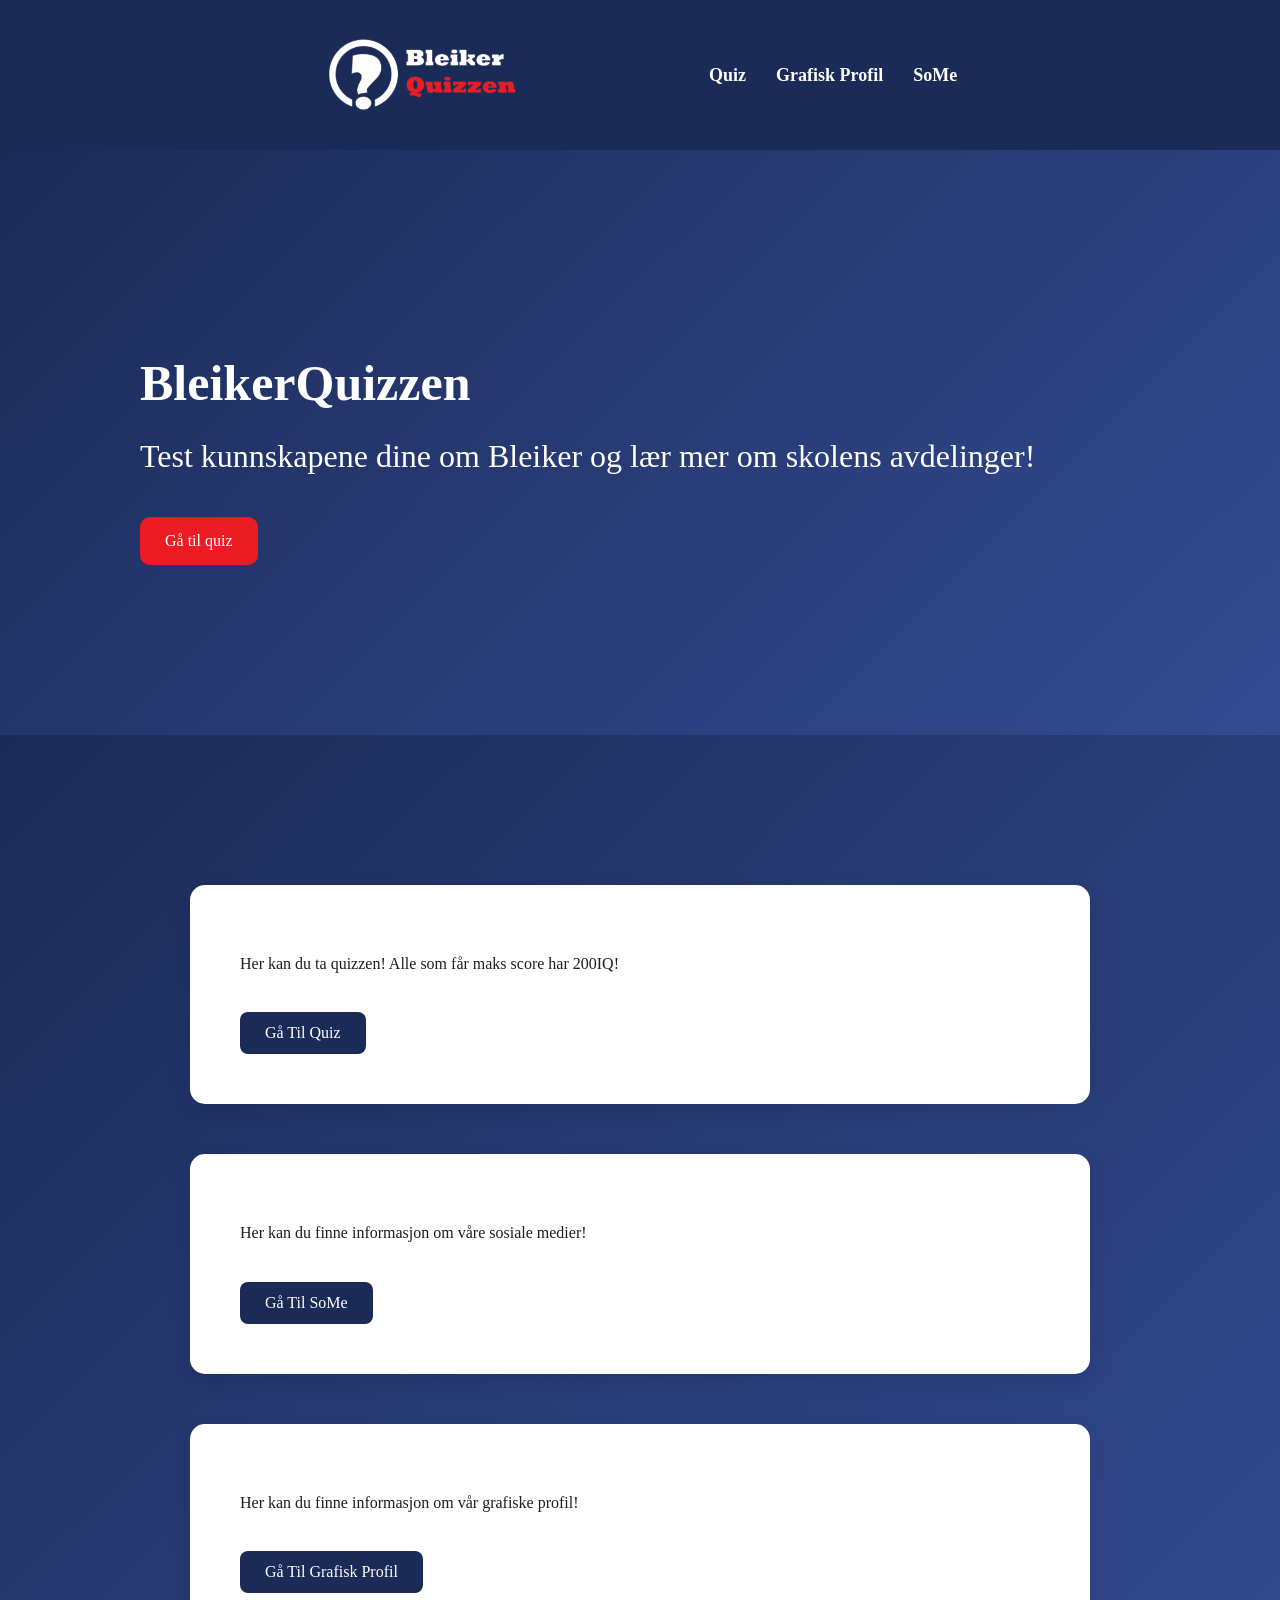
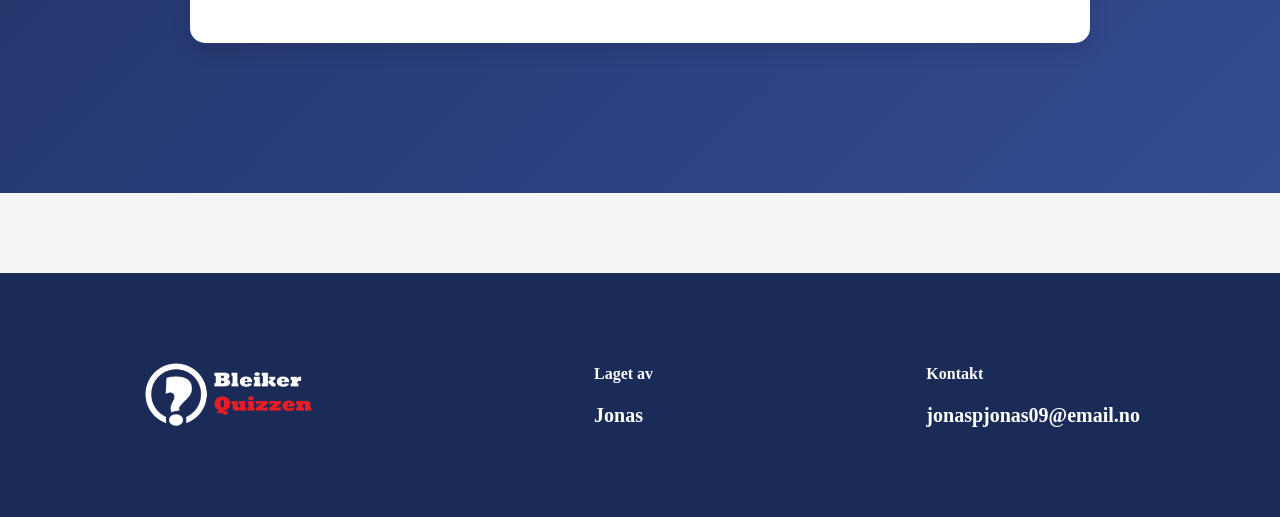
<file: index.html>
<html lang="en">
<head>
<meta charset="UTF-8">
<meta name="viewport" content="width=device-width, initial-scale=1.0">
<title>Document</title>
<link rel="stylesheet" href="./css/main.css">


</head>
<body>
    <nav class="navbar">
  <div class="container nav-content">
    
    <div class="logo">
    <a href="index.html">
    <img src="./img/Logo.png" alt="logo">
    </a>
    </div>

    <ul class="menu">
      <li><a href="./html/quiz.html">Quiz</a></li>
      <li><a href="./html/grafiskprofil.html">Grafisk Profil</a></li>
      <li><a href="./html/SoMe.html">SoMe</a></li>
    </ul>
    
  </div>
</nav>
    
    <div class="hero">
    <div class="container">
      <h1>BleikerQuizzen</h1>
      <h2>Test kunnskapene dine om Bleiker og lær mer om skolens avdelinger!</h2>

      <div class="buttons">
        <a href="./html/quiz.html" class="btn secondary">Gå til quiz</a>
      </div>

    </div>
</div>


<section class="info">

  <div class="container">

    <div class="info-row">
      <div class="text">
        <p>Her kan du ta quizzen! Alle som får maks score har 200IQ!</p>
        <a href="./html/quiz.html" class="info-btn">Gå Til Quiz</a>
      </div>
      <div class="video-box"></div>
    </div>

    <div class="info-row">
      <div class="text">
        <p>Her kan du finne informasjon om våre sosiale medier!</p>
        <a href="./html/SoMe.html" class="info-btn">Gå Til SoMe</a>
      </div>
      <div class="video-box"></div>
    </div>

    <div class="info-row">
      <div class="text">
        <p>Her kan du finne informasjon om vår grafiske profil!</p>
        <a href="./html/grafiskprofil.html" class="info-btn">Gå Til Grafisk Profil</a>
      </div>
      <div class="video-box"></div>
    </div>

  </div>

</section>



<footer class="footer">

<div class="container footer-content">

<div>
<img src="./img/Logo.png" alt="logo" class="footer-logo">
</div>

<div>
<h4>Laget av</h4>
<p>Jonas</p>
</div>

<div>
<h4>Kontakt</h4>
<p>jonaspjonas09@email.no</p>
</div>

</div>

</footer>

    


<script src="script.js"></script>
</body>
</html>
</file>
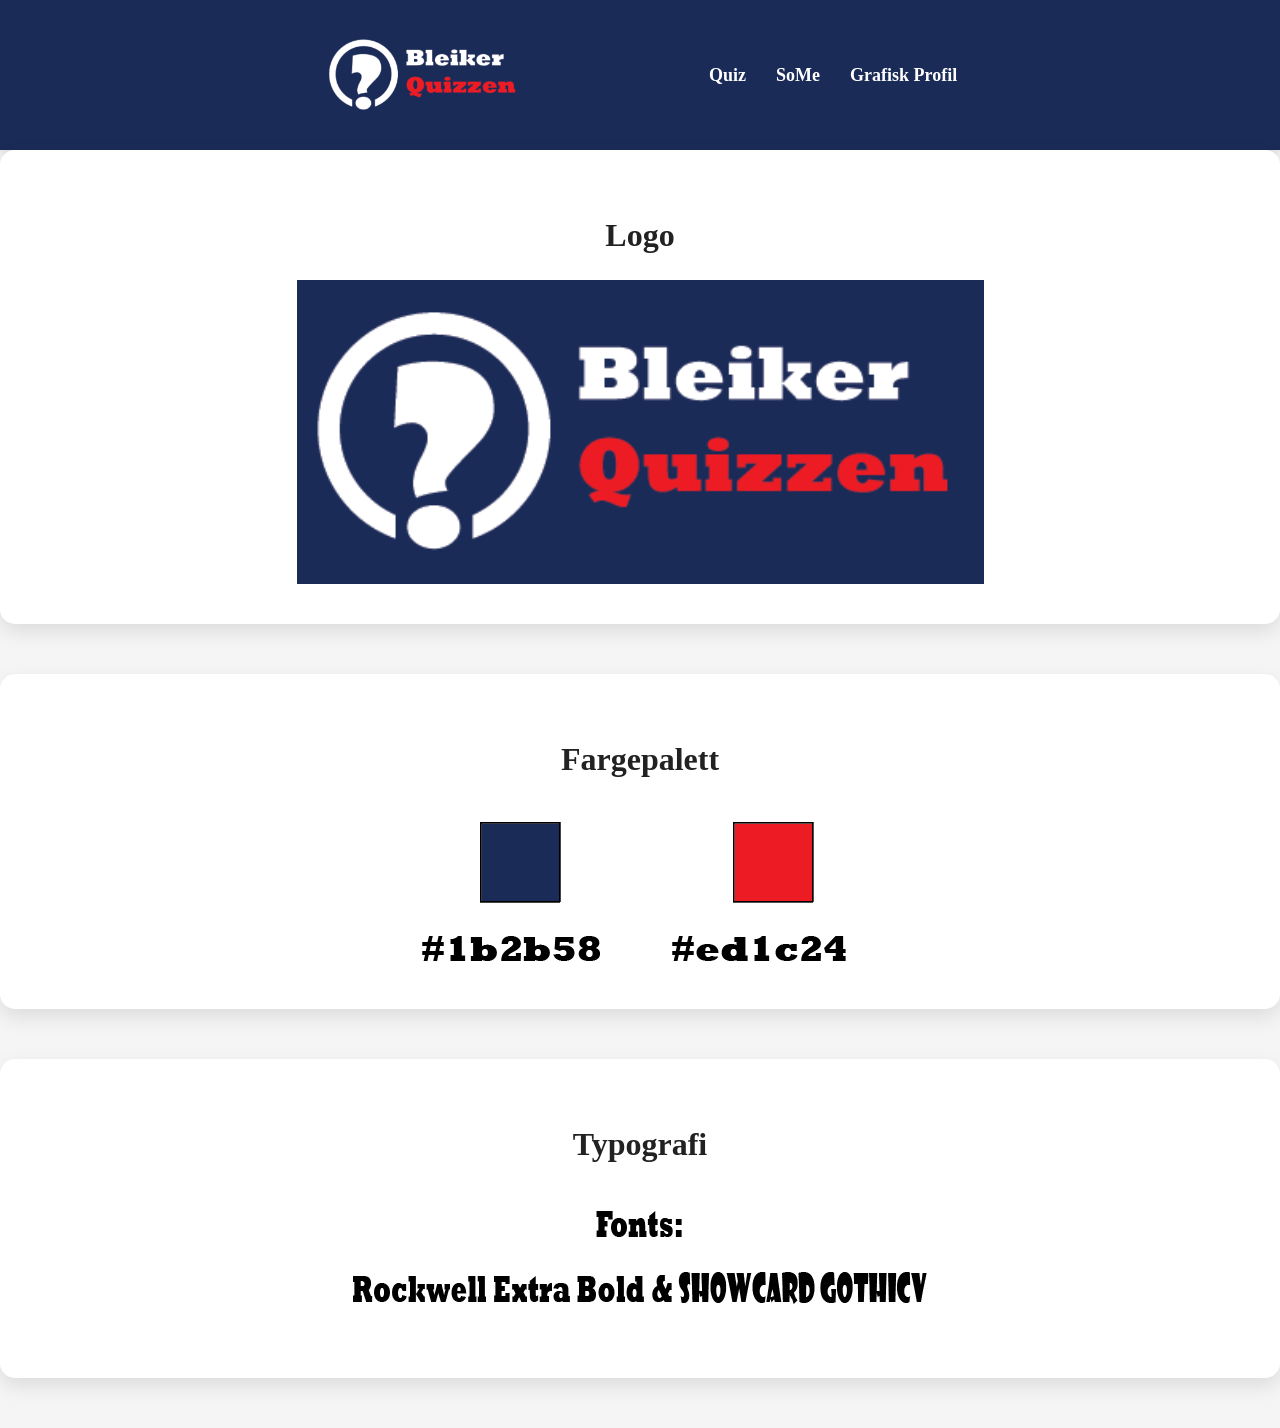
<file: html/grafiskprofil.html>
<html lang="en">
<head>
    <meta charset="UTF-8">
    <meta name="viewport" content="width=device-width, initial-scale=1.0">
    <title>Document</title>
    <link rel="stylesheet" href="../css/main.css">
</head>
<body>
    
    <nav class="navbar">
  <div class="container nav-content">
    
    <div class="logo">
    <a href="../index.html">
    <img src="../img/Logo.png" alt="logo">
    </a>
    </div>

    <ul class="menu">
      <li><a href="./quiz.html">Quiz</a></li>
      <li><a href="./SoMe.html">SoMe</a></li>
      <li><a href="./grafiskprofil.html">Grafisk Profil</a></li>
    </ul>
    
  </div>
</nav>
   

    
<div class="card">

<h2>Logo</h2>
<img src="../img/Logo.png" alt="logo">

</div>

<div class="card">

<h2>Fargepalett</h2>
<img src="../img/Farger.png" alt="farger">

</div>

<div class="card">

<h2>Typografi</h2>
<img src="../img/Fonts.png" alt="fonts">

</div>



</body>
</html>
</file>
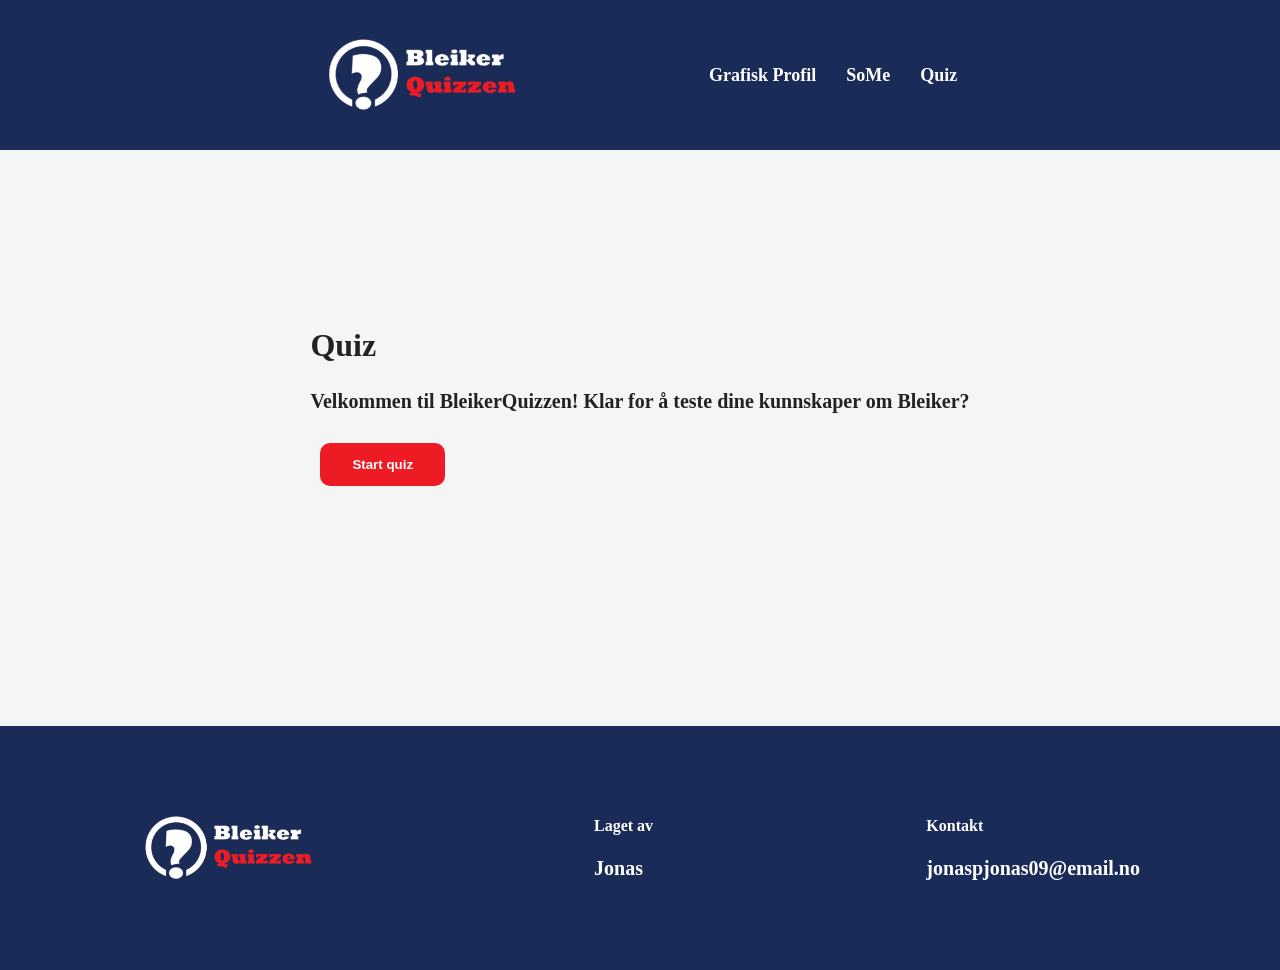
<file: html/quiz.html>
<html lang="en">
<head>
    <meta charset="UTF-8">
    <meta name="viewport" content="width=device-width, initial-scale=1.0">
    <title>Document</title>
    <link rel="stylesheet" href="../css/main.css">
    
</head>
<body>
    
      <nav class="navbar">
  <div class="container nav-content">
    
    <div class="logo">
    <a href="../index.html">
    <img src="../img/Logo.png" alt="logo">
    </a>
    </div>

    <ul class="menu">
      <li><a href="./grafiskprofil.html">Grafisk Profil</a></li>
      <li><a href="./SoMe.html">SoMe</a></li>
      <li><a href="./quiz.html">Quiz</a></li>
    </ul>

  </div>
</nav>



    <section class="quiz-section">

<div id="quiz-start-screen">
    <h2>Quiz</h2>
    <p>Velkommen til BleikerQuizzen! Klar for å teste dine kunnskaper om Bleiker?</p>
    <button id="start-quiz-btn">Start quiz</button>
</div>

<div id="quiz-container" style="display:none;">

    <p id="question-counter"></p>
    <p>Poeng: <span id="current-score">0</span></p>

    <h3 id="question-text"></h3>

    <div id="quiz-media"></div>

    <div id="answers-container"></div>

    <div id="feedback" style="display:none;"></div>

    <button id="next-question-btn" onclick="nextQuestion()">Neste spørsmål</button>

</div>

<div id="results-screen" style="display:none;">
    <h2>Ferdig!</h2>
    <p>Poeng: <span id="final-score"></span></p>
    <button id="restart-quiz-btn">Start på nytt</button>
</div>

</section>


  </div>
</div>


<footer class="footer">

<div class="container footer-content">

<div>
<img src="../img/Logo.png" alt="logo" class="footer-logo">
</div>

<div>
<h4>Laget av</h4>
<p>Jonas</p>
</div>

<div>
<h4>Kontakt</h4>
<p>jonaspjonas09@email.no</p>
</div>

</div>

</footer>


<script src="../script.js"></script>
</body>
</html>
</file>
<file: css/main.css>
body{
margin:0;
font-family:'Franklin Gothic Medium';
background:#f5f5f5;
color:#222;
}

.container {
  max-width: 1000px;
  margin: auto;
  padding: 20px;
}

h1 {
  color: white;
}

.navbar{
background:#1b2b58;
padding:10px 0;
box-shadow:0 4px 10px rgba(0,0,0,0.1);
}

.footer{
background:#1b2b58;
color:white;
padding:50px 0;
margin-top:80px;
}

.footer-content{
display:flex;
justify-content:space-between;
align-items:center;
flex-wrap:wrap;
gap:20px;
}

.footer-logo{
height:80px;
}

.info-btn {
  display: inline-block;
  margin-top: 20px;
  padding: 12px 25px;
  background: #1b2b58;
  color: white;
  text-decoration: none;
  border-radius: 8px;
}

.info-btn:hover {
  background: #1b2b58;
}

.info {
  background:linear-gradient(135deg,#1b2b58,#344b92);
  padding: 80px 0;
  color: rgb(30, 30, 30);
}

.info-row{
background:white;
padding:50px;
border-radius:15px;
box-shadow:0 8px 20px rgba(0,0,0,0.1);
margin: 50px;
}

.info img{
max-width:500px;
width:100%;
border-radius:12px;
box-shadow:0 8px 20px rgba(0,0,0,0.1);
margin:20px 0;
transition: 0,3s;
}

.info img:hover{
transform:scale(1.03);
}

.info h1{
text-align:center;
margin-bottom:50px;
}

.text {
  flex: 1;
}

.text p {
  font-size: 16px;
  font-weight: normal;
  line-height: 1.6;
  max-width: 500px;
}

.card{
background:white;
padding:40px;
border-radius:15px;
box-shadow:0 8px 20px rgba(0,0,0,0.1);
margin-bottom:50px;
text-align:center;
}

.nav-content {
  display: flex;
  align-items: center;
  justify-content: space-evenly;
}

.logo img {
  height: 90px;
}


.menu {
  list-style: none;
  display: flex;
  gap: 30px;
  font-weight: bold;
  font-size: 18px;
  margin: 0;
  padding: 0;
}

.menu a:hover{
color:#ed1c24;
}

.menu a{
text-decoration:none;
color:white;
font-weight:600;
transition:0.3s;
}

.hero{
background:linear-gradient(135deg,#1b2b58,#344b92);
color:white;
padding:150px 20px;
}

.hero h1{
font-size:50px;
margin-bottom:20px;
}

.hero h2{
font-weight:400;
}

button {
  padding: 14px 32px;
  border: none;
  background: #ed1c24;
  color: white;
  cursor: pointer;
  transition: 0.3s;
  border-radius: 10px;
  margin: 10px;
  font-weight: bold;
}

button:hover{
background:#c5151c;
transform:translateY(-5px);
}

.btn{
display:inline-block;
padding:15px 25px;
border-radius:10px;
text-decoration:none;
color:white;
margin-top: 15px;
}

.secondary {
    background: #ed1c24;
}

.secondary:hover {
    background: #344b92;
}

.quiz-box{
background:#ec3b41;
padding:60px;
text-align:center;
max-width:700px;
width:100%;
}

.quiz-section{
display:flex;
justify-content:center;
padding:150px 0;
background:#f5f5f5;
}

p {
    font-size: 20px;
    font-weight: bold;
}

h2 {
    font-size: 32px;
    font-weight: bolder;
}

.answer-btn {
  background: #ed1c24;
  color: white;
  padding: 16px 30px;
  border-radius: 15px;
  border: none;
  font-weight: bold;
  cursor: pointer;
  width: 100%;
  max-width: 350px;
}

.answer-btn:hover {
  background: #f45c61;
  transform: translateY(-2px);
}

#answers-container {
  display: grid;
  grid-template-columns: 1fr 1fr;
  gap: 20px;
  margin-top: 30px;
  max-width: 600px;
  margin-left: auto;
  margin-right: auto;
}

#quiz-media video {
  width: 300px;
  border-radius: 10px;
  margin: 20px 0;

}

#next-question-btn {
  display: block;
  margin: 30px auto 0 auto;
}

#quiz-container {
  background: #1b2b58;
  padding: 60px;
  border-radius: 25px;
  max-width: 900px;
  width: 100%;
  text-align: center;
}

#quiz-container p {
  margin: 10px 0;
  color: white;
}

#question-text {
  margin: 30px 0;
  color: white;
}

.some-intro{
text-align:center;
max-width:700px;
margin:auto;
margin-bottom:60px;
font-size:18px;
color: white;
}

.some-feed{
background:#f5f5f5;
padding:80px 0;
text-align:center;
}

.some-grid{
display:grid;
grid-template-columns:repeat(3,1fr);
gap:20px;
margin-top:40px;
}

video{
max-width:400px;
width:100%;
border-radius:10px;
}

.feedback.incorrect {
  color: white;
  padding: 20px;
  border-radius: 15px;
  margin-top: 30px;
}

.feedback.correct {
  color: white;
  padding: 20px;
  border-radius: 15px;
  margin-top: 30px;
}
</file>
